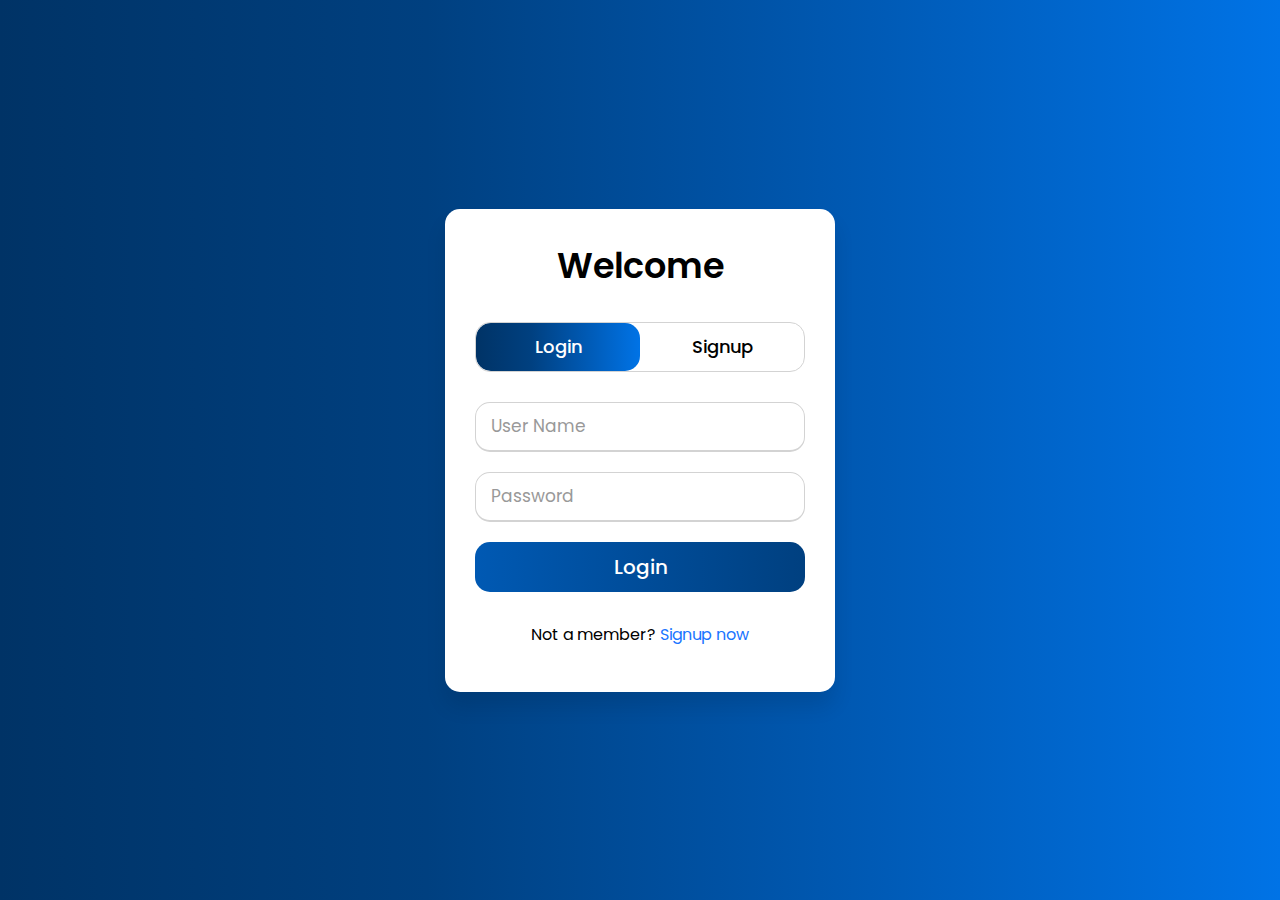
<file: index.html>
<html lang="en">
  <head>
    <meta charset="UTF-8" />
    <meta name="viewport" content="width=device-width, initial-scale=1.0" />
    <title>My Blog</title>
    <link rel="stylesheet" href="style.css" />
  </head>
  <body>
    <div class="wrapper_main">
      <div class="wrapper">
        <div class="title-text">
          <div class="title login">Welcome</div>
          <div class="title signup">Join whith us</div>
        </div>
        <div class="form-container">
          <div class="slide-controls">
            <input type="radio" name="slide" id="login" checked />
            <input type="radio" name="slide" id="signup" />
            <label for="login" class="slide login">Login</label>
            <label for="signup" class="slide signup">Signup</label>
            <div class="slider-tab"></div>
          </div>
          <div class="form-inner">
            <form action="#" class="login">
              <div class="liveAlertPlaceholder"></div>

              <div class="field">
                <input
                  type="text"
                  placeholder="User Name"
                  id="userValidate"
                  required
                />
              </div>
              <div class="field">
                <input
                  type="password"
                  placeholder="Password"
                  id="passValidate"
                  required
                />
              </div>
              <div class="field btn">
                <div class="btn-layer"></div>
                <input
                  type="submit"
                  value="Login"
                  id="logInBtn"
                  class="liveAlertBtn"
                  onclick="logIn()"
                />
              </div>
              <div class="signup-link">
                Not a member? <a href="">Signup now</a>
              </div>
            </form>
            <form action="#" class="signup">
              <div class="liveAlertPlaceholder"></div>

              <div class="field">
                <input
                  type="text"
                  placeholder="User Name"
                  id="userName"
                  required
                />
              </div>
              <div class="field">
                <input
                  type="text"
                  placeholder="Email Address"
                  id="emailAddress"
                  required
                />
              </div>
              <div class="field">
                <input
                  type="password"
                  placeholder="Password"
                  id="pass"
                  required
                />
              </div>
              <div class="field btn">
                <div class="btn-layer"></div>
                <input
                  type="submit"
                  value="Signup"
                  id="signUpBtn"
                  class="liveAlertBtn"
                  onclick="signUp()"
                />
              </div>
            </form>
          </div>
        </div>
      </div>
    </div>
    <script src="style.js"></script>
    <script src="main.js"></script>
  </body>
</html>
</file>
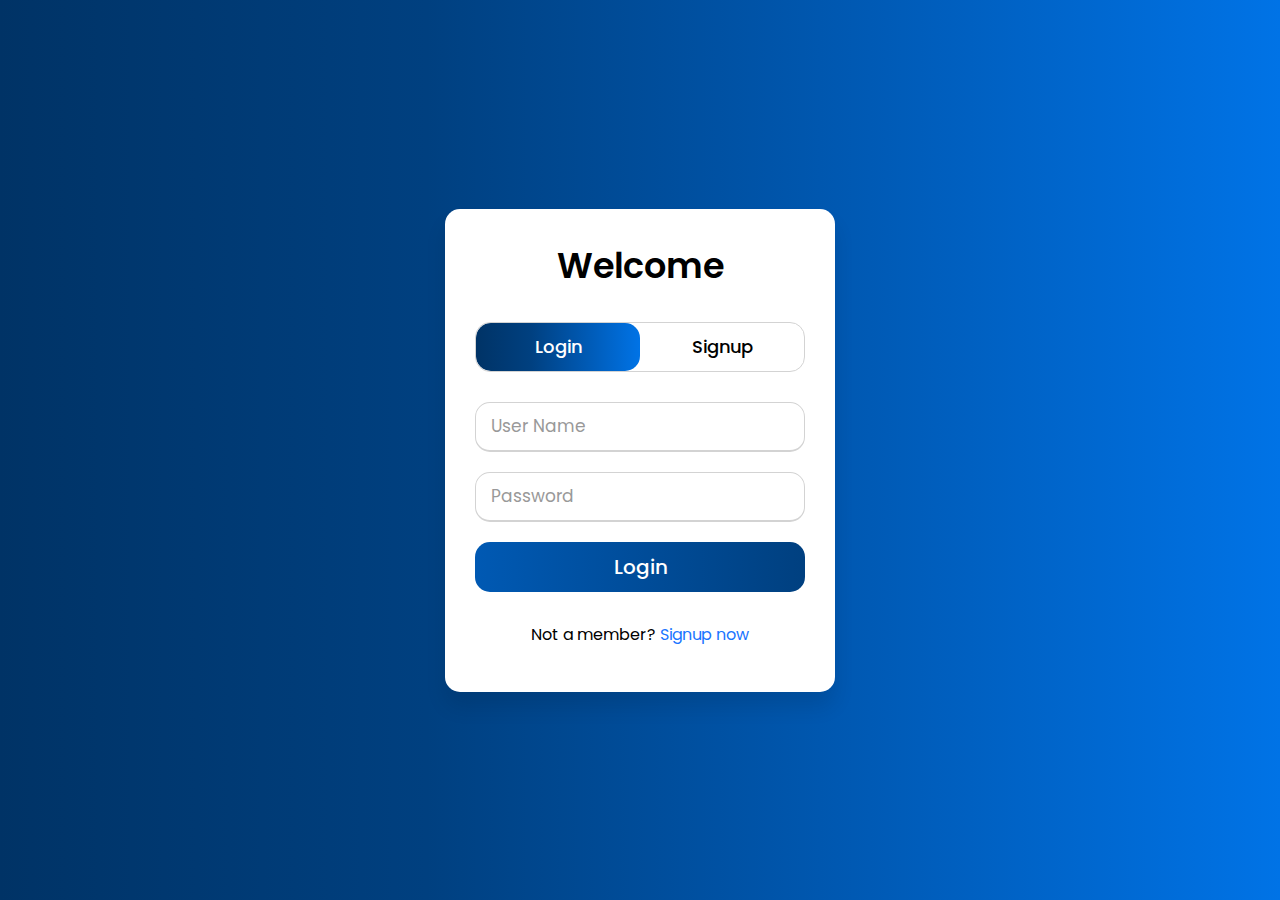
<file: edit_profile.html>
<html lang="en">
  <head>
    <meta charset="UTF-8" />
    <meta name="viewport" content="width=device-width, initial-scale=1.0" />
    <title>My Blog</title>
    <link rel="stylesheet" href="style.css" />
    <link rel="stylesheet" href="home.css" />
  </head>
  <body>
    <nav>
      <div class="nav_contener">
        <div class="d-flex">
          <h1><a href="home.html">Welcome</a></h1>
          <a href="./home.html" class="post_nav">Home</a>
          <a href="./post.html" class="post_nav">Post a new Blog</a>
        </div>

        <div class="user_bar">
          <a href="index.html" class="hidden">Login / Signup</a>
        </div>
      </div>
    </nav>
    <div class="wrapper_main">
      <div class="wrapper">
        <div class="title-text">
          <div class="title signup">Edit profile</div>
        </div>
        <div class="form-container">
          <div class="form-inner">
            <form action="#" class="login">
              <div class="liveAlertPlaceholder"></div>

              <div class="field">
                <input
                  type="text"
                  placeholder="User Name"
                  id="userValidate"
                  required
                />
              </div>
              <div class="field">
                <input
                  type="text"
                  placeholder="Email Address"
                  id="emailAddress"
                  required
                />
              </div>
              <div class="field">
                <input
                  type="password"
                  placeholder="Password"
                  id="passValidate"
                  required
                />
              </div>
              <div class="field field_textarea">
                <!-- <input
                  type="text"
                  placeholder="Email Address"
                  id="emailAddress"
                  required
                /> -->
                <textarea name="" id="" placeholder="Bio"></textarea>
              </div>
              <div class="field btn">
                <div class="btn-layer"></div>
                <input
                  type="submit"
                  value="Update"
                  id="logInBtn"
                  class="liveAlertBtn"
                  onclick="logIn()"
                />
              </div>
            </form>
            <form action="#" class="signup">
              <div class="liveAlertPlaceholder"></div>

              <div class="field">
                <input
                  type="text"
                  placeholder="User Name"
                  id="userName"
                  required
                />
              </div>
              <div class="field">
                <input
                  type="text"
                  placeholder="Email Address"
                  id="emailAddress"
                  required
                />
              </div>
              <div class="field">
                <input
                  type="password"
                  placeholder="Password"
                  id="pass"
                  required
                />
              </div>
              <div class="field btn">
                <div class="btn-layer"></div>
                <input
                  type="submit"
                  value="Signup"
                  id="signUpBtn"
                  class="liveAlertBtn"
                  onclick="signUp()"
                />
              </div>
            </form>
          </div>
        </div>
      </div>
    </div>

    <footer>
      <p>© Yousef Alsaadan</p>
    </footer>
    <script src="main.js"></script>
    <!-- <script src="home.js"></script> -->
    <script src="edit_profile.js"></script>
  </body>
</html>
</file>
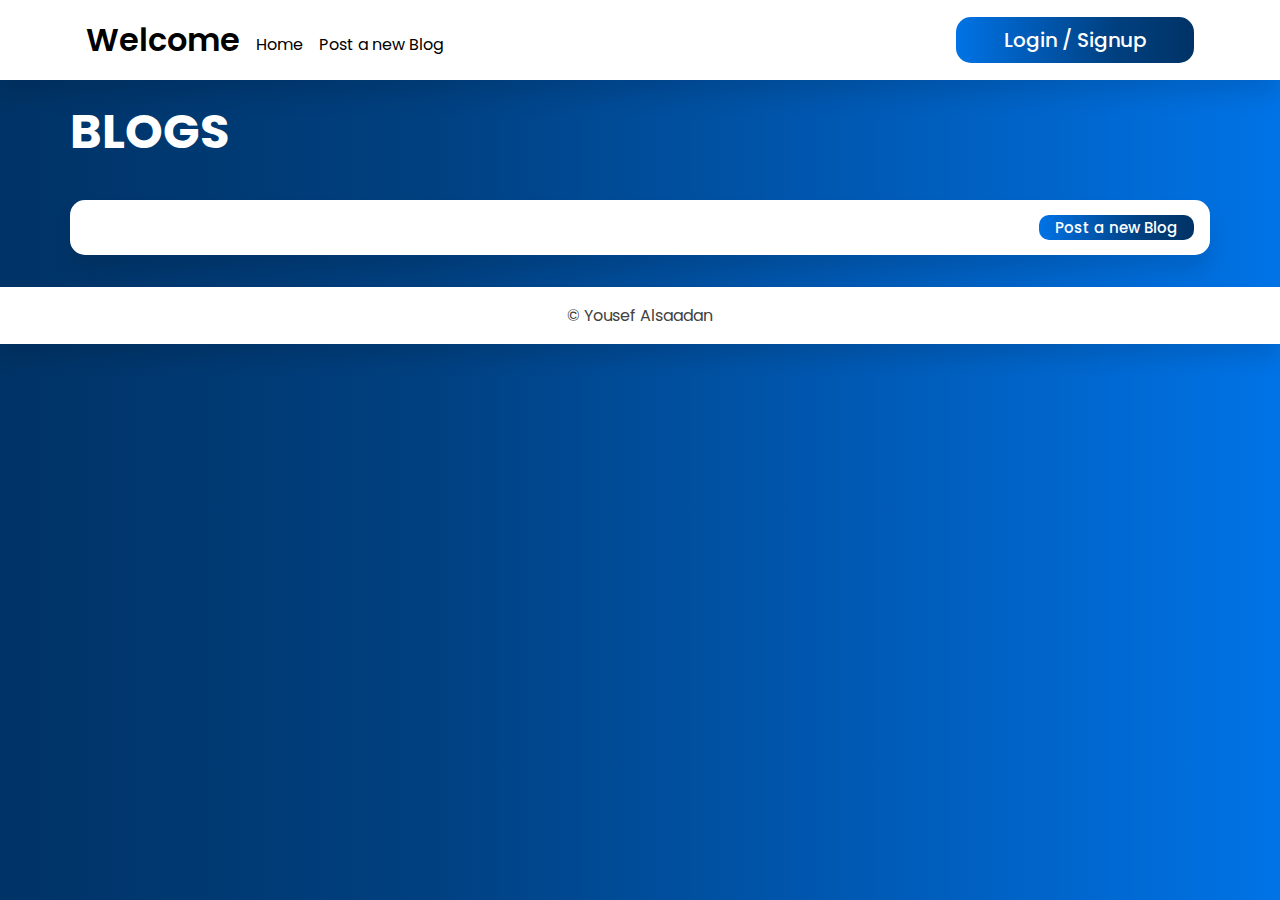
<file: home.html>
<html lang="en">
  <head>
    <meta charset="UTF-8" />
    <meta name="viewport" content="width=device-width, initial-scale=1.0" />
    <title>My Blog</title>
    <link rel="stylesheet" href="home.css" />
  </head>
  <body>
    <nav>
      <div class="nav_contener">
        <div class="d-flex">
          <h1><a href="home.html">Welcome</a></h1>
          <a href="./home.html" class="post_nav">Home</a>
          <a href="./post.html" class="post_nav">Post a new Blog</a>
        </div>

        <div class="user_bar">
          <a href="index.html" class="hidden">Login / Signup</a>
        </div>
      </div>
    </nav>

    <div class="content">
      <h1>BLOGS</h1>
      <div class="Blogs">
        <div class="blogsBtn">
          <a href="./post.html">Post a new Blog</a>
        </div>
      </div>
    </div>

    <footer>
      <p>© Yousef Alsaadan</p>
    </footer>
    <script src="main.js"></script>
    <script src="home.js"></script>
  </body>
</html>
</file>
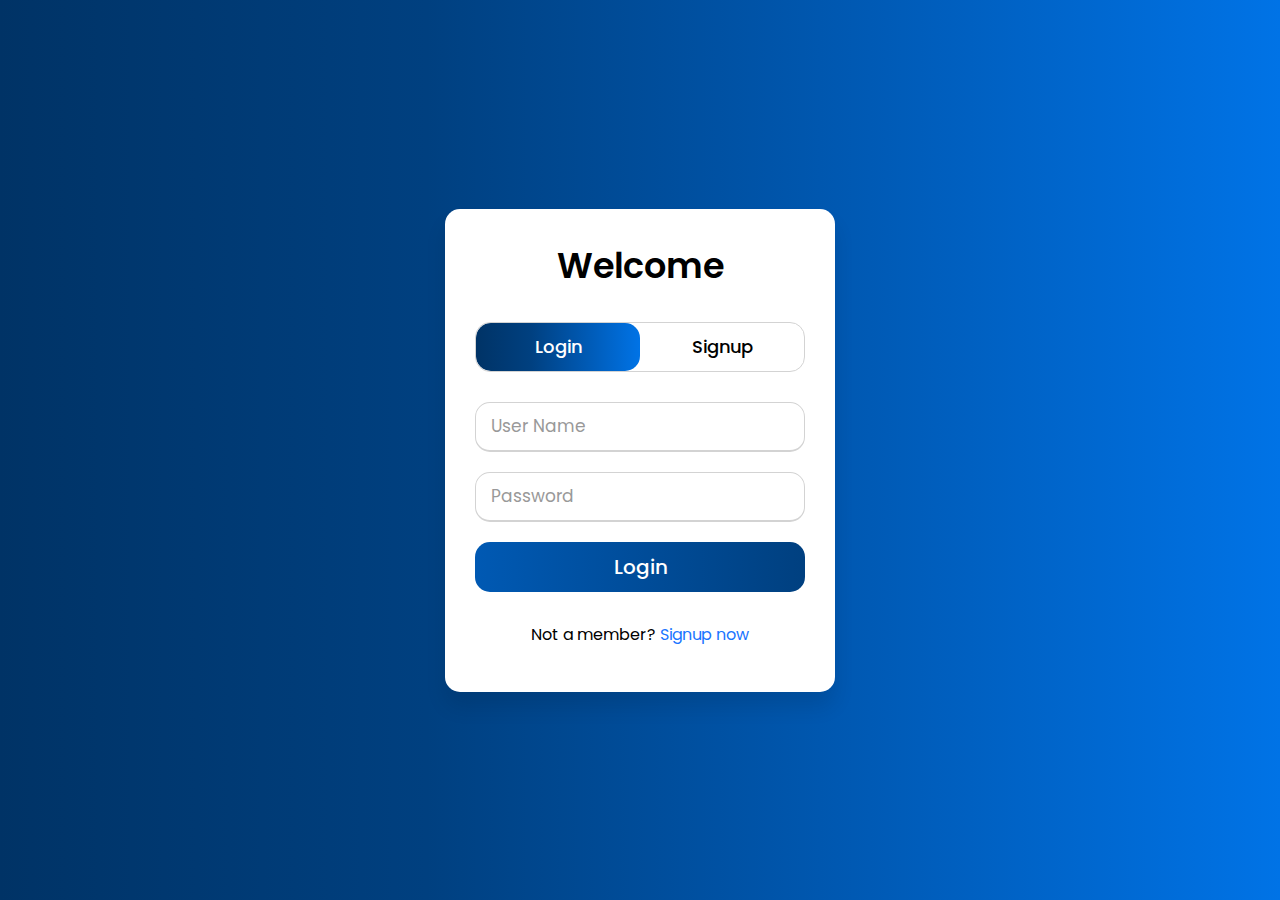
<file: post.html>
<html lang="en">
  <head>
    <meta charset="UTF-8" />
    <meta name="viewport" content="width=device-width, initial-scale=1.0" />
    <title>My Blog</title>
    <link rel="stylesheet" href="home.css" />
    <link rel="stylesheet" href="style.css" />
  </head>
  <body>
    <nav>
      <div class="nav_contener">
        <div class="d-flex">
          <h1><a href="home.html">Welcome</a></h1>
          <a href="./home.html" class="post_nav">Home</a>
          <a href="./post.html" class="post_nav">Post a new Blog</a>
        </div>

        <div class="user_bar">
          <a href="index.html" class="hidden">Login / Signup</a>
        </div>
      </div>
    </nav>

    <div class="wrapper_main">
      <div class="wrapper">
        <div class="title-text">
          <div class="title signup">New Blog</div>
        </div>
        <div class="form-container">
          <div class="form-inner">
            <form action="#" class="login">
              <div class="liveAlertPlaceholder"></div>

              <div class="field">
                <input
                  type="text"
                  placeholder="blog Title"
                  id="blogTitle"
                  required
                />
              </div>
              <div class="field field_textarea">
                <textarea name="" id="textArea" placeholder="Type Here"></textarea>
              </div>
              <div class="field">
                <input
                  type="text"
                  placeholder="Image Url"
                  id="imageUrl"
                />
              </div>
              <div class="field btn">
                <div class="btn-layer"></div>
                <input
                  type="submit"
                  value="Send"
                  id="logInBtn"
                  class="liveAlertBtn"
                  onclick="blogs()"
                />
              </div>
            </form>
            <form action="#" class="signup">
              <div class="liveAlertPlaceholder"></div>

              <div class="field">
                <input
                  type="text"
                  placeholder="User Name"
                  id="userName"
                  required
                />
              </div>
              <div class="field">
                <input
                  type="text"
                  placeholder="Email Address"
                  id="emailAddress"
                  required
                />
              </div>
              <div class="field">
                <input
                  type="password"
                  placeholder="Password"
                  id="pass"
                  required
                />
              </div>
              <div class="field btn">
                <div class="btn-layer"></div>
                <input
                  type="submit"
                  value="Signup"
                  id="signUpBtn"
                  class="liveAlertBtn"
                  onclick="signUp()"
                />
              </div>
            </form>
          </div>
        </div>
      </div>
    </div>

    <footer>
      <p>© Yousef Alsaadan</p>
    </footer>

    <script src="main.js"></script>
    <script src="post.js"></script>
  </body>
</html>
</file>
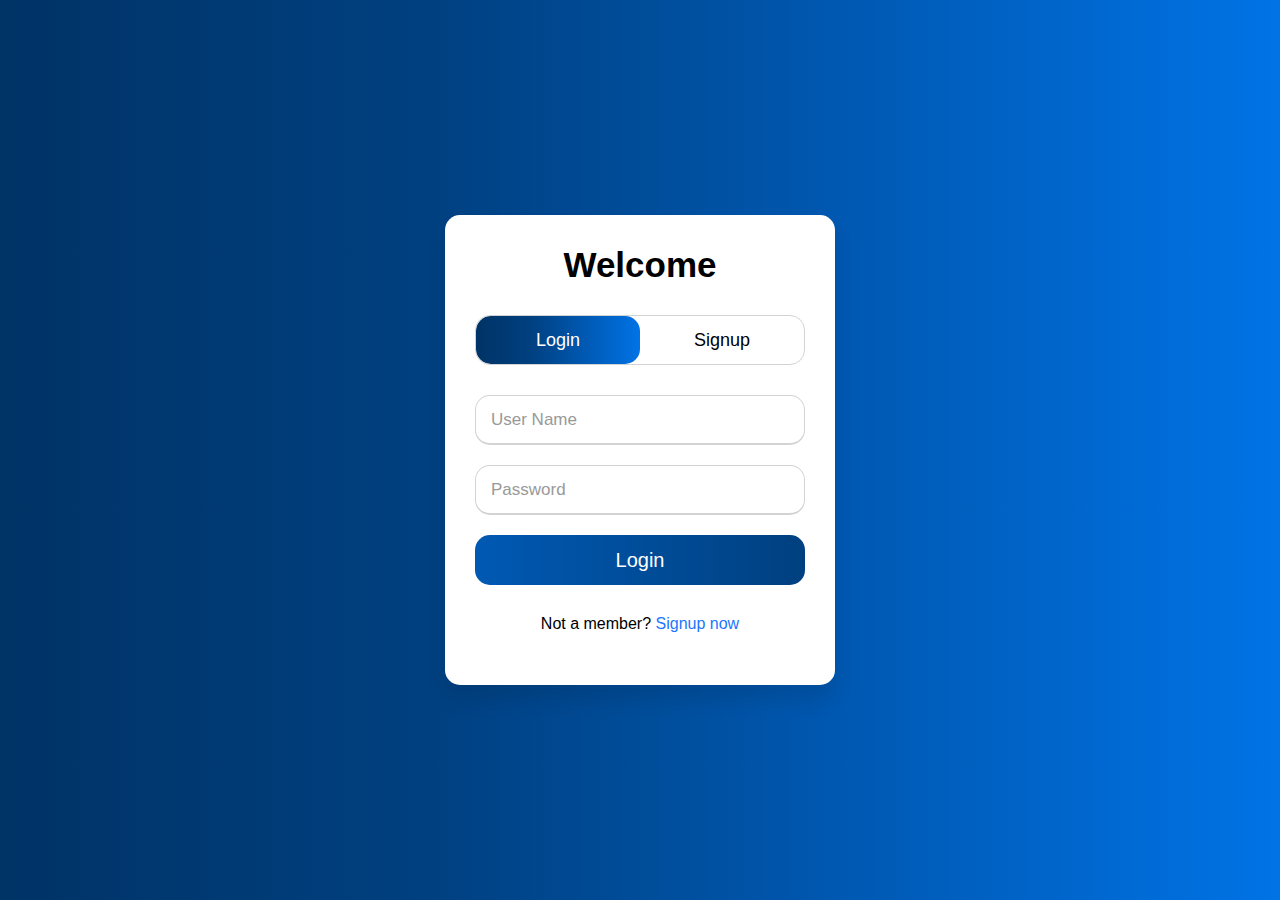
<file: profile.html>
<html lang="en">
  <head>
    <meta charset="UTF-8" />
    <meta name="viewport" content="width=device-width, initial-scale=1.0" />
    <title>My Blog</title>
    <link rel="stylesheet" href="home.css" />
    <link rel="stylesheet" href="profile.css" />
  </head>
  <body>
    <nav>
      <div class="nav_contener">
        <div class="d-flex">
          <h1><a href="home.html">Welcome</a></h1>
          <a href="./home.html" class="post_nav">Home</a>
          <a href="./post.html" class="post_nav">Post a new Blog</a>
        </div>

        <div class="user_bar">
          <a href="index.html" class="hidden">Login / Signup</a>
        </div>
      </div>
    </nav>

    <div class="content">
      <div class="profileName"></div>
      <div class="Blogs">
        <div class="user_info">
          <p>
            bio Lorem ipsum dolor sit amet consectetur adipisicing elit. Unde at
            labore quo ipsa placeat perspiciatis consequuntur delectus nemo
            numquam, odit saepe, aliquam distinctio! Laboriosam nulla repellat
            eius, facilis unde recusandae.
          </p>

          <div>
            <a href="./edit_profile.html" class="hidden">Edit profile</a>
          </div>
        </div>
        <h2>My Blogs:</h2>
      </div>
    </div>

    <footer>
      <p>© Yousef Alsaadan</p>
    </footer>
    <script src="main.js"></script>
    <script src="profile.js"></script>
  </body>
</html>
</file>
<file: style.css>
@import url('https://fonts.googleapis.com/css?family=Poppins:400,500,600,700&display=swap');

* {
    margin: 0;
    padding: 0;
    box-sizing: border-box;
    font-family: 'Poppins', sans-serif;
}

html,
body {

    background: -webkit-linear-gradient(left, #003366, #004080, #0059b3, #0073e6);
}

::selection {
    background: #1a75ff;
    color: #fff;
}

.wrapper_main {
    display: grid;
    height: 100%;
    width: 100%;
    place-items: center;

}

.wrapper {
    overflow: hidden;
    max-width: 390px;
    background: #fff;
    padding: 30px;
    border-radius: 15px;
    box-shadow: 0px 15px 20px rgba(0, 0, 0, 0.1);
}

.wrapper .title-text {
    display: flex;
    width: 200%;
}

.wrapper .title {
    width: 50%;
    font-size: 35px;
    font-weight: 600;
    text-align: center;
    transition: all 0.6s cubic-bezier(0.68, -0.55, 0.265, 1.55);
}

.wrapper .slide-controls {
    position: relative;
    display: flex;
    height: 50px;
    width: 100%;
    overflow: hidden;
    margin: 30px 0 10px 0;
    justify-content: space-between;
    border: 1px solid lightgrey;
    border-radius: 15px;
}

.slide-controls .slide {
    height: 100%;
    width: 100%;
    color: #fff;
    font-size: 18px;
    font-weight: 500;
    text-align: center;
    line-height: 48px;
    cursor: pointer;
    z-index: 1;
    transition: all 0.6s ease;
}

.slide-controls label.signup {
    color: #000;
}

.slide-controls .slider-tab {
    position: absolute;
    height: 100%;
    width: 50%;
    left: 0;
    z-index: 0;
    border-radius: 15px;
    background: -webkit-linear-gradient(left, #003366, #004080, #0059b3, #0073e6);
    transition: all 0.6s cubic-bezier(0.68, -0.55, 0.265, 1.55);
}

input[type="radio"] {
    display: none;
}

#signup:checked~.slider-tab {
    left: 50%;
}

#signup:checked~label.signup {
    color: #fff;
    cursor: default;
    user-select: none;
}

#signup:checked~label.login {
    color: #000;
}

#login:checked~label.signup {
    color: #000;
}

#login:checked~label.login {
    cursor: default;
    user-select: none;
}

.wrapper .form-container {
    width: 100%;
    overflow: hidden;
}

.form-container .form-inner {
    display: flex;
    width: 200%;
}

.form-container .form-inner form {
    width: 50%;
    transition: all 0.6s cubic-bezier(0.68, -0.55, 0.265, 1.55);
}

.form-inner form .field {
    height: 50px;
    width: 100%;
    margin-top: 20px;
}
.field_textarea {
    height: 200px !important;
    width: 100%;
    margin-top: 20px;
}

.form-inner form .field input {
    height: 100%;
    width: 100%;
    outline: none;
    padding-left: 15px;
    border-radius: 15px;
    border: 1px solid lightgrey;
    border-bottom-width: 2px;
    font-size: 17px;
    transition: all 0.3s ease;
}
.form-inner form .field textarea {
    height: 100%;
    width: 100%;
    outline: none;
    padding-left: 15px;
    border-radius: 15px;
    border: 1px solid lightgrey;
    border-bottom-width: 2px;
    font-size: 17px;
    transition: all 0.3s ease;
    resize: none;
}

.form-inner form .field input:focus {
    border-color: #1a75ff;
    /* box-shadow: inset 0 0 3px #fb6aae; */
}
.form-inner form .field textarea:focus {
    border-color: #1a75ff;
    /* box-shadow: inset 0 0 3px #fb6aae; */
}

.form-inner form .field input::placeholder {
    color: #999;
    transition: all 0.3s ease;
}
.form-inner form .field textarea::placeholder {
    color: #999;
    transition: all 0.3s ease;
}

form .field input:focus::placeholder {
    color: #1a75ff;
}
form .field textarea:focus::placeholder {
    color: #1a75ff;
}

.form-inner form .pass-link {
    margin-top: 5px;
}

.form-inner form .signup-link {
    text-align: center;
    margin-top: 30px;
}

.form-inner form .pass-link a,
.form-inner form .signup-link a {
    color: #1a75ff;
    text-decoration: none;
}

.form-inner form .pass-link a:hover,
.form-inner form .signup-link a:hover {
    text-decoration: underline;
}

form .btn {
    height: 50px;
    width: 100%;
    border-radius: 15px;
    position: relative;
    overflow: hidden;
}

form .btn .btn-layer {
    height: 100%;
    width: 300%;
    position: absolute;
    left: -100%;
    background: -webkit-linear-gradient(right, #003366, #004080, #0059b3, #0073e6);
    border-radius: 15px;
    transition: all 0.4s ease;
    ;
}

form .btn:hover .btn-layer {
    left: 0;
}

form .btn input[type="submit"] {
    height: 100%;
    width: 100%;
    z-index: 1;
    position: relative;
    background: none;
    border: none;
    color: #fff;
    padding-left: 0;
    border-radius: 15px;
    font-size: 20px;
    font-weight: 500;
    cursor: pointer;
}


@media only screen and (max-width: 992px) {
    .wrapper {
        margin: 1rem;
    }
}
</file>
<file: home.css>
@import url('https://fonts.googleapis.com/css?family=Poppins:400,500,600,700&display=swap');

* {
    margin: 0;
    padding: 0;
    box-sizing: border-box;
    font-family: 'Poppins', sans-serif;
}

html,
body {
    height: 100%;
    width: 100%;
    background: -webkit-linear-gradient(left, #003366, #004080, #0059b3, #0073e6);
}

nav {
    background: #fff;
    box-shadow: 0px 15px 20px rgba(0, 0, 0, 0.1);
}

.nav_contener {
    display: flex;
    justify-content: space-between;
    align-items: center;
    padding: 1rem;

    max-width: 1140px;
    margin: 0 auto;
}

.d-flex {
    display: flex;
    align-items: center;
    gap: 1rem;
}

.post_nav {
    margin-top: .5rem;
}

.post_nav:hover {
    color: #0d6efd;
    text-decoration: underline;
}

.nav_contener h1 {
    font-size: xx-large;
    font-weight: 600;
    text-decoration: none;
    color: black;

}

.nav_contener a {
    color: black;
    text-decoration: none;
}

.user_bar a {
    text-decoration: none;
    background: -webkit-linear-gradient(right, #003366, #004080, #0059b3, #0073e6);
    color: #fff;
    border-radius: 15px;
    font-size: 20px;
    font-weight: 500;
    padding: .5rem 3rem;
}

.user_bar a:hover {
    background: -webkit-linear-gradient(right, #004080, #0059b3, #0073e6, #0072E4);
    transition: all 0.3s ease;
}

.user_bar button {
    text-decoration: none;
    background: -webkit-linear-gradient(right, #662e00, #802e00, #b32e00, #e62e00);
    color: #fff;
    border-radius: 10px;
    font-size: 15px;
    font-weight: 500;
    padding: .1rem 1rem;
    border: none;
    cursor: pointer;
}

.user_bar button:hover {
    background: -webkit-linear-gradient(right, #802e00, #b32e00, #e62e00, #e42e00);
    transition: all 0.3s ease;
}

.flex {
    display: flex;
    gap: 1rem;
    align-items: center;
}

.flex a {
    color: black;
    background: none;
    font-size: medium;
    font-weight: 400;
    padding: 0;
    cursor: pointer;
}

.flex a:hover {
    background: none;
    color: #0d6efd;
    text-decoration: underline;
    transition: none;
}

.hidden {
    display: none;
}

.content {
    max-width: 1140px;
    margin: 0 auto;
}

.content h1 {
    color: white;
    margin-bottom: 2rem;
    margin-top: 1rem;
    font-size: 3em;

}

.Blogs {
    background-color: white;
    padding: 1rem;
    border-radius: 15px;
    box-shadow: 0px 15px 20px rgba(0, 0, 0, 0.1);


}

.blogsBtn {
    text-align: end;
}

.blogsBtn a {
    text-decoration: none;
    background: -webkit-linear-gradient(right, #003366, #004080, #0059b3, #0073e6);
    color: #fff;
    border-radius: 10px;
    font-size: 15px;
    font-weight: 500;
    padding: .1rem 1rem;
    border: none;
}

.blogsBtn a:hover {
    background: -webkit-linear-gradient(right, #004080, #0059b3, #0073e6, #0072E4);
    transition: all 0.3s ease;
}

.Blog_card {
    border-bottom: 1px solid rgb(65, 65, 65);
    display: flex;
    gap: 1rem;

    max-width: 992px;
    margin: 0 auto;
    color: rgb(65, 65, 65);
    margin-bottom: 1rem;
    padding: 1rem;

}

.Blog_content {
    display: flex;
    justify-content: space-between;
    width: 100%;
    margin-bottom: 1rem;
}

.Blog_content img {
    height: 250;
    width: 250;
    object-fit: cover;
    border-radius: 5px;
    box-shadow: 0px 15px 20px rgba(0, 0, 0, 0.1);

}

.Blog_content h1 {
    color: black;
    margin: 0;
    font-size: xx-large;
    text-transform: uppercase;
}

.Blog_card a {
    color: rgb(65, 65, 65);
}

.Blog_card a:hover {
    color: #0d6efd;
}


.blog_detial {
    display: flex;
    flex-direction: column;
    gap: 1rem;
}

.blog_detial p {
    max-width: 80%;
}

footer {
    background: #fff;
    box-shadow: 0px 15px 20px rgba(0, 0, 0, 0.1);
    padding: 1rem;
    text-align: center;
    width: 100%;
    margin-top: 2rem;
    color: rgb(65, 65, 65);
}

@media only screen and (max-width: 992px) {
    .nav_contener {
        max-width: 540px;
        margin: 0 auto;

        flex-direction: column;
        gap: 1rem;
        align-items: start;
    }
    .Blog_content img{
        max-width: 100%;
        height: auto;
        margin-bottom: 1rem;
    }
    .Blog_card{
        flex-direction: column;
    }
    .Blog_content{
        flex-direction: column-reverse;
        
    }
    .Blogs{
        margin: 1rem;
    }
    .content h1{
        margin-left: 1rem;
    }
    .blog_detial h1{
        margin-left: 0;
    }
    .blog_detial p{
        max-width: 100%;
    }

}

@media only screen and (max-width: 1200px) and (min-width: 992px) {
    .nav_contener {
        max-width: 720px;
        margin: 0 auto;
    }
    .Blogs{
        margin: 1rem;
    }
    .content h1{
        margin-left: 1rem;
    }
    .blog_detial h1{
        margin-left: 0;
    }
}
</file>
<file: profile.css>
.user_info {
    display: flex;
    justify-content: space-between;
    margin-bottom: 3rem;
}

.user_info p {
    max-width: 50%;
    color: rgb(65, 65, 65);

}

.redBtn {
    text-decoration: none;
    background: -webkit-linear-gradient(right, #662e00, #802e00, #b32e00, #e62e00);
    color: #fff;
    border-radius: 10px;
    font-size: 15px;
    font-weight: 500;
    padding: .1rem 1rem;
    border: none;
    cursor: pointer;
}

.redBtn:hover {
    background: -webkit-linear-gradient(right, #802e00, #b32e00, #e62e00, #e42e00);
    transition: all 0.3s ease;
}

.user_info a {
    text-decoration: none;
    background: -webkit-linear-gradient(right, #003366, #004080, #0059b3, #0073e6);
    color: #fff;
    border-radius: 10px;
    font-size: 15px;
    font-weight: 500;
    padding: .1rem 1rem;
    border: none;
}

.user_info a:hover {
    background: -webkit-linear-gradient(right, #004080, #0059b3, #0073e6, #0072E4);
    transition: all 0.3s ease;
}

.Blogs h2 {
    margin-bottom: 1rem;
}


@media only screen and (max-width: 992px) {
    .user_info {
        flex-direction: column-reverse;
        gap: 1rem;
    }
    .user_info a{
        width: 8rem;
        text-align: center;
    }
    .user_info p{
        max-width: 100%;
    }
}
</file>
